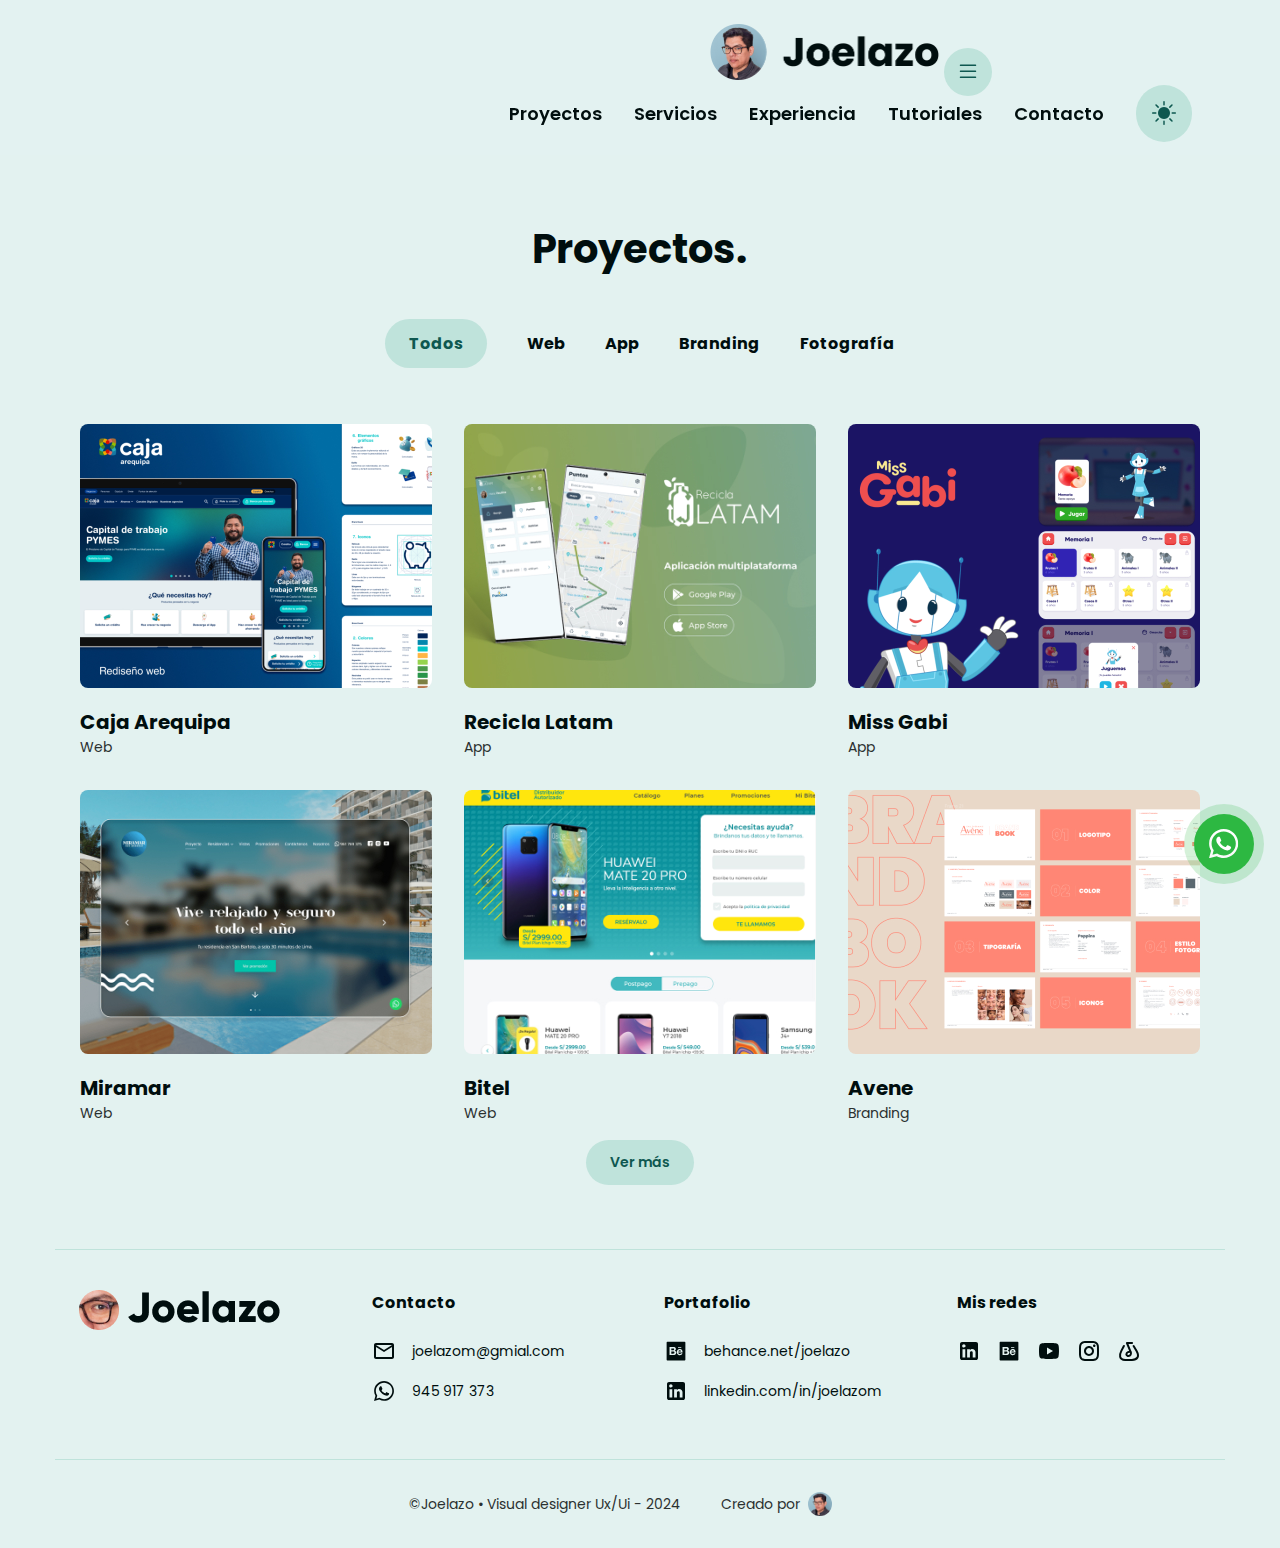
<file: index.html>
<!DOCTYPE html>
<html lang="en">

<head>
    <meta charset="utf-8">
    <meta name="viewport" content="width=device-width, initial-scale=1">
    <meta name="description"
        content="Especializado en el diseño de interfaz web/app y la experiencia de usuario en medios responsivos, touch o de escritorio con diferentes tipos de negocios, marcas o emprendimientos.">
    <meta name="keywords"
        content="diseño, diseño web, diseño de interfaz, Ui, Ux, Experiencia usuario, visual designer, diseñador web, webs profesionales, diseño responsive, diseño mobile, app, mobile, branding, foto de producto, landing, joelazo">
    <link href="https://cdn.jsdelivr.net/npm/bootstrap@5.2.3/dist/css/bootstrap.min.css" rel="stylesheet"
        integrity="sha384-rbsA2VBKQhggwzxH7pPCaAqO46MgnOM80zW1RWuH61DGLwZJEdK2Kadq2F9CUG65" crossorigin="anonymous">
    <link rel="icon" type="image/x-icon" href="./img/favicon.ico">
    <link rel="stylesheet" href="https://cdn.jsdelivr.net/npm/bootstrap-icons@1.11.3/font/bootstrap-icons.min.css">
    <link rel="stylesheet" href="./css/style.css">
    <!-- <link rel="stylesheet" href="./css/estilos.css"> -->
    <link rel="stylesheet" href="https://cdnjs.cloudflare.com/ajax/libs/animate.css/4.1.1/animate.min.css"/>
    <title>Joelazo - Visual Pro</title>
</head>

<body>
    <header>
        <!--HEADER BOOSTRAP-->
        <nav class="navbar navbar-expand-lg">
            <div class="contenedor-nav container-fluid">
                <a class="navbar-brand" href="index.html"><img src="./img/logo-joelazo.png" alt="Logo Joelazo"></a>
                <button class="navbar-toggler collapsed" type="button" data-bs-toggle="collapse"
                    data-bs-target="#navbarText" aria-controls="navbarText" aria-expanded="false"
                    aria-label="Toggle navigation">
                    <i class="bi bi-list"></i>
                </button>
                <div class="navbar-collapse collapse" id="navbarText">
                    <ul class="navbar-nav me-auto mb-2 mb-lg-0">
                        <li class="nav-item">
                            <a class="nav-link active" aria-current="page" href="./index.html">Proyectos</a>
                        </li>
                        <li class="nav-item">
                            <a class="nav-link active" href="./pages/servicios.html">Servicios</a>
                        </li>
                        <li class="nav-item">
                            <a class="nav-link " href="./pages/experiencia.html">Experiencia</a>
                        </li>
                        <li class="nav-item">
                            <a class="nav-link" href="./pages/tutoriales.html">Tutoriales</a>
                        </li>
                        <li class="nav-item">
                            <a class="nav-link" href="./pages/contacto.html">Contacto</a>
                        </li>
                        <li><i class="bi bi-brightness-high-fill"></i></li>
                    </ul>
                </div>
            </div>
        </nav>
    </header>
    <main>
        <!--PROYECTOS-->
        <section class="margin-top">
            <h1 class="margin-40 animate__animated animate__fadeInUp">Proyectos.</h1>
        </section>
        <!--TABD-->
        <section class="tab-contenedor animate__animated animate__fadeInUp">
            <ul class="margin-40">
                <li class="tab">Todos</li>
                <li>Web</li>
                <li>App</li>
                <li>Branding</li>
                <li>Fotografía</li>
            </ul>
        </section>
        <!--PORTAFOLIO - CARD -->
        <section class="animate__animated animate__fadeInUp">
            <div class="card-contenedor">
                <div class="card">
                    <img src="./img/porta-caja-arequipa.jpg" alt="Caja arequipa">
                    <h3>Caja Arequipa</h3>
                    <p>Web</p>
                </div>
                <div class="card">
                    <img src="./img/porta-recicla-latam.jpg" alt="App recicla">
                    <h3>Recicla Latam</h3>
                    <p>App</p>
                </div>
                <div class="card">
                    <img src="./img/porta-miss-gabi.jpg" alt="App Miss Gabi">
                    <h3>Miss Gabi</h3>
                    <p>App</p>
                </div>
                <div class="card">
                    <img src="./img/porta-miramar.jpg" alt="Web Miramar">
                    <h3>Miramar</h3>
                    <p>Web</p>
                </div>
                <div class="card">
                    <img src="./img/porta-bitel.jpg" alt="Web Bitel">
                    <h3>Bitel</h3>
                    <p>Web</p>
                </div>
                <div class="card">
                    <img src="./img/porta-avene.jpg" alt="Branbook Avene">
                    <h3>Avene</h3>
                    <p>Branding</p>
                </div>
                <a class="boton" href=#>Ver más</a>

            </div>
        </section>
    </main>
    <!--Boton WhatsApp-->
    <div class="div_btn_pal">
        <div class="palpitar"></div>
        <a class="btn_wht_escr"
            href="https://api.whatsapp.com/send?phone=51945917373&text=Hola,%20necesito%20informaci%C3%B3n "
            target="_blank">
            <img src="./img/icon-ws.svg" alt="">
            </a>
    </div>
    <!--FOOTER-->
    <hr>

    <footer>
        <section class="grid-footer">
            <div class="columna">
                <img class="logo-footer" src="./img/footer-joelazo.png" alt="logo Joelazo">
            </div>
            <div class="columna">
                <h4>Contacto</h4>
                <ul>
                    <li>
                        <a href="mailto:joelazom@gmial.com">
                            <img src="./img/ic_outline-email.svg">
                            joelazom@gmial.com
                        </a>
                    </li>
                    <li>
                        <a href="mailto:joellazo@gmial.com">
                            <img src="./img/mdi_whatsapp.svg">
                            945 917 373
                        </a>
                    </li>
                </ul>
            </div>
            <div class="columna">
                <h4>Portafolio</h4>
                <ul>
                    <li>
                        <a href="https://www.behance.net/joelazo" target="_blank">
                            <img src="./img/ant-design_behance-square-outlined.svg">
                            behance.net/joelazo
                        </a>
                    </li>
                    <li>
                        <a href="https://www.linkedin.com/in/joelazom/" target="_blank">
                            <img src="./img/mdi_linkedin.svg">
                            linkedin.com/in/joelazom
                        </a>
                    </li>
                </ul>
            </div>
            <div class="columna">
                <h4>Mis redes</h4>
                <div>
                    <a href="https://www.linkedin.com/in/joelazom/" target="_blank">
                        <img src="./img/mdi_linkedin.svg" alt="linkedin">
                    </a>
                    <a href="https://www.behance.net/joelazo" target="_blank">
                        <img src="./img/ant-design_behance-square-outlined.svg" alt="behance">
                    </a>
                    <a href="https://www.youtube.com/user/joelazom" target="_blank">
                        <img src="./img/ri_youtube-fill.svg" alt="youtube">
                    </a>
                    <a href="https://www.instagram.com/joelazom/" target="_blank">
                        <img src="./img/ri_instagram-line.svg" alt="instagram">
                    </a>
                    <a href="https://www.bandlab.com/joelazo" target="_blank">
                        <img src="./img/tabler_brand-bandlab.svg" alt="bandlab">
                    </a>
                </div>
            </div>
        </section>
        <section class="creador">
            <hr />
            <div>
                <p>©Joelazo • Visual designer Ux/Ui - 2024</p>
                <div>
                    <p>Creado por</p>
                    <img src="./img/perfil-joelazo.png" alt="">
                </div>
            </div>

        </section>
    </footer>
    <!--SCRIP BOOSTRAP-->
    <script src="https://cdn.jsdelivr.net/npm/bootstrap@5.2.3/dist/js/bootstrap.bundle.min.js"
        integrity="sha384-kenU1KFdBIe4zVF0s0G1M5b4hcpxyD9F7jL+jjXkk+Q2h455rYXK/7HAuoJl+0I4"
        crossorigin="anonymous"></script>


</body>

</html>
</file>
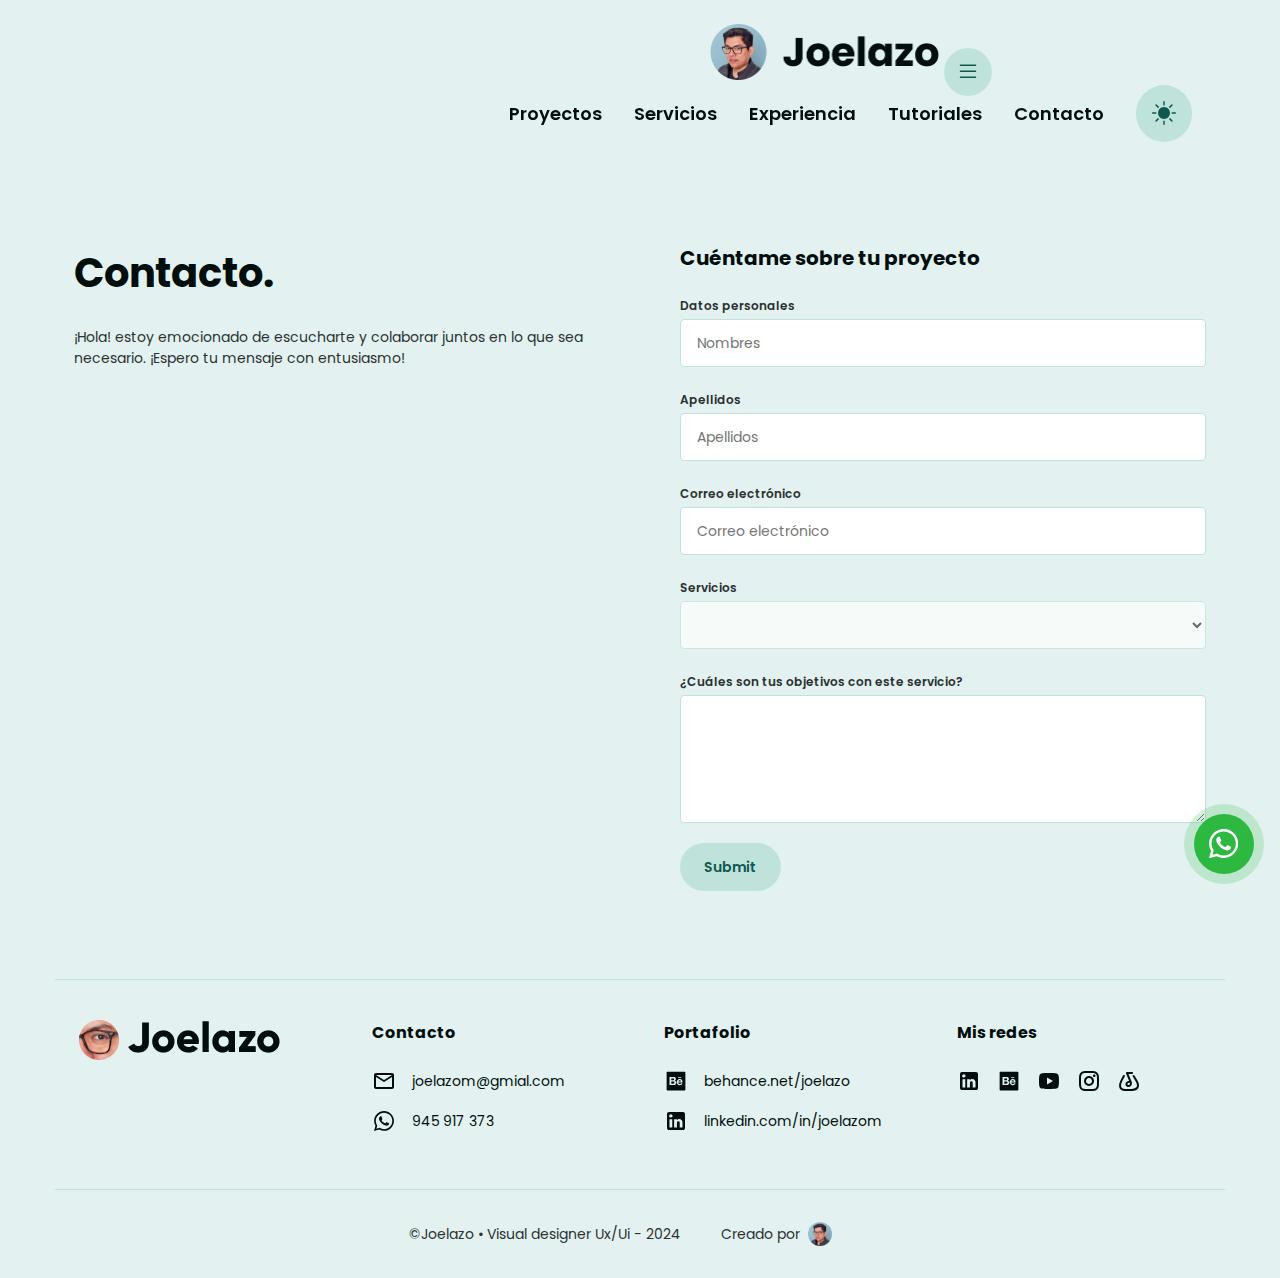
<file: pages/contacto.html>
<!DOCTYPE html>
<html lang="en">

<head>
    <meta charset="UTF-8">
    <meta name="viewport" content="width=device-width, initial-scale=1.0">
    <link rel="stylesheet" href="../css/style.css">
    <link rel="icon" type="image/x-icon" href="../img/favicon.ico">
    <link href="https://cdn.jsdelivr.net/npm/bootstrap@5.2.3/dist/css/bootstrap.min.css" rel="stylesheet"
        integrity="sha384-rbsA2VBKQhggwzxH7pPCaAqO46MgnOM80zW1RWuH61DGLwZJEdK2Kadq2F9CUG65" crossorigin="anonymous">
    <link rel="stylesheet" href="https://cdn.jsdelivr.net/npm/bootstrap-icons@1.11.3/font/bootstrap-icons.min.css">
    <link rel="stylesheet" href="https://cdnjs.cloudflare.com/ajax/libs/animate.css/4.1.1/animate.min.css"/>
    <title>Joelazo - Contacto</title>
</head>

<body>
    <header>
        <!--HEADER-->
        <nav class="navbar navbar-expand-lg">
            <div class="contenedor-nav container-fluid">
                <a class="navbar-brand" href="../index.html"><img src="../img/logo-joelazo.png" alt="Logo Joelazo"></a>
                <button class="navbar-toggler collapsed" type="button" data-bs-toggle="collapse"
                    data-bs-target="#navbarText" aria-controls="navbarText" aria-expanded="false"
                    aria-label="Toggle navigation">
                    <i class="bi bi-list"></i>
                </button>
                <div class="navbar-collapse collapse" id="navbarText">
                    <ul class="navbar-nav me-auto mb-2 mb-lg-0">
                        <li class="nav-item">
                            <a class="nav-link active" aria-current="page" href="../index.html">Proyectos</a>
                        </li>
                        <li class="nav-item">
                            <a class="nav-link" href="./servicios.html">Servicios</a>
                        </li>
                        <li class="nav-item">
                            <a class="nav-link" href="./experiencia.html">Experiencia</a>
                        </li>
                        <li class="nav-item">
                            <a class="nav-link" href="./tutoriales.html">Tutoriales</a>
                        </li>
                        <li class="nav-item">
                            <a class="nav-link" href="./contacto.html">Contacto</a>
                        </li>
                        <li><i class="bi bi-brightness-high-fill"></i></li>
                    </ul>
                </div>
            </div>
        </nav>
    </header>
    <main>
        <!--CONTACTO-->
        <section class="contacto animate__animated animate__fadeInUp">
            <div>
                <h1>Contacto.</h1>
                <p>¡Hola! estoy emocionado de escucharte y colaborar juntos en lo que sea necesario. ¡Espero tu mensaje
                    con entusiasmo!</p>
            </div>
            <div class="formulario">
                <h3>Cuéntame sobre tu proyecto</h3>
                <form>
                    <div>
                        <label for="">Datos personales</label>
                        <input type="text" name="" id="Nombre" placeholder="Nombres">
                    </div>
                    <div>
                        <label for="">Apellidos</label>
                        <input type="" id="Apellidos" placeholder="Apellidos">
                    </div>
                    <div>
                        <label for="email">Correo electrónico</label>
                        <input type="email" id="email" placeholder="Correo electrónico">
                    </div>
                    <div>
                        <label for="email">Servicios</label>
                        <select name="servicio" id="" disabled="disabled" placeholder="Seleccione">Estoy interesado en...</select>
                    </div>
                    <div>
                        <label for="email">¿Cuáles son tus objetivos con este servicio?</label>
                        <textarea name="descripcion" id="descripcion" cols="30" rows="6"></textarea>
                    </div>
                    <input class="boton" type="submit" name="Enviar" id="Enviar">
                </form>
            </div>
        </section>

    </main>
    <!--Boton WhatsApp-->
    <div class="div_btn_pal">
        <div class="palpitar"></div>
        <a class="btn_wht_escr"
            href="https://api.whatsapp.com/send?phone=51945917373&text=Hola,%20necesito%20informaci%C3%B3n "
            target="_blank">
            <img src="../img/icon-ws.svg" alt="">
            </a>
    </div>
    <!--FOOTER-->
    <hr>
    <footer>
        <section class="grid-footer">
            <div class="columna">
                <img class="logo-footer" src="../img/footer-joelazo.png" alt="logo Joelazo">
            </div>
            <div class="columna">
                <h4>Contacto</h4>
                <ul>
                    <li>
                        <a href="mailto:joelazom@gmial.com">
                            <img src="../img/ic_outline-email.svg">
                            joelazom@gmial.com
                        </a>
                    </li>
                    <li>
                        <a href="mailto:joellazo@gmial.com">
                            <img src="../img/mdi_whatsapp.svg">
                            945 917 373
                        </a>
                    </li>
                </ul>
            </div>
            <div class="columna">
                <h4>Portafolio</h4>
                <ul>
                    <li>
                        <a href="https://www.behance.net/joelazo" target="_blank">
                            <img src="../img/ant-design_behance-square-outlined.svg">
                            behance.net/joelazo
                        </a>
                    </li>
                    <li>
                        <a href="https://www.linkedin.com/in/joelazom/" target="_blank">
                            <img src="../img/mdi_linkedin.svg">
                            linkedin.com/in/joelazom
                        </a>
                    </li>
                </ul>
            </div>
            <div class="columna">
                <h4>Mis redes</h4>
                <div>
                    <a href="https://www.linkedin.com/in/joelazom/" target="_blank">
                        <img src="../img/mdi_linkedin.svg" alt="linkedin">
                    </a>
                    <a href="https://www.behance.net/joelazo" target="_blank">
                        <img src="../img/ant-design_behance-square-outlined.svg" alt="behance">
                    </a>
                    <a href="https://www.youtube.com/user/joelazom" target="_blank">
                        <img src="../img/ri_youtube-fill.svg" alt="youtube">
                    </a>
                    <a href="https://www.instagram.com/joelazom/" target="_blank">
                        <img src="../img/ri_instagram-line.svg" alt="instagram">
                    </a>
                    <a href="https://www.bandlab.com/joelazo" target="_blank">
                        <img src="../img/tabler_brand-bandlab.svg" alt="bandlab">
                    </a>
                </div>
            </div>
        </section>
        <section class="creador">
            <hr />
            <div>
                <p>©Joelazo • Visual designer Ux/Ui - 2024</p>
                <div>
                    <p>Creado por</p>
                    <img src="../img/perfil-joelazo.png" alt="">
                </div>
            </div>
        </section>
    </footer>
    <!--SCRIP BOOSTRAP-->
    <script src="https://cdn.jsdelivr.net/npm/bootstrap@5.2.3/dist/js/bootstrap.bundle.min.js"
        integrity="sha384-kenU1KFdBIe4zVF0s0G1M5b4hcpxyD9F7jL+jjXkk+Q2h455rYXK/7HAuoJl+0I4"
        crossorigin="anonymous"></script>

</body>


</html>
</file>
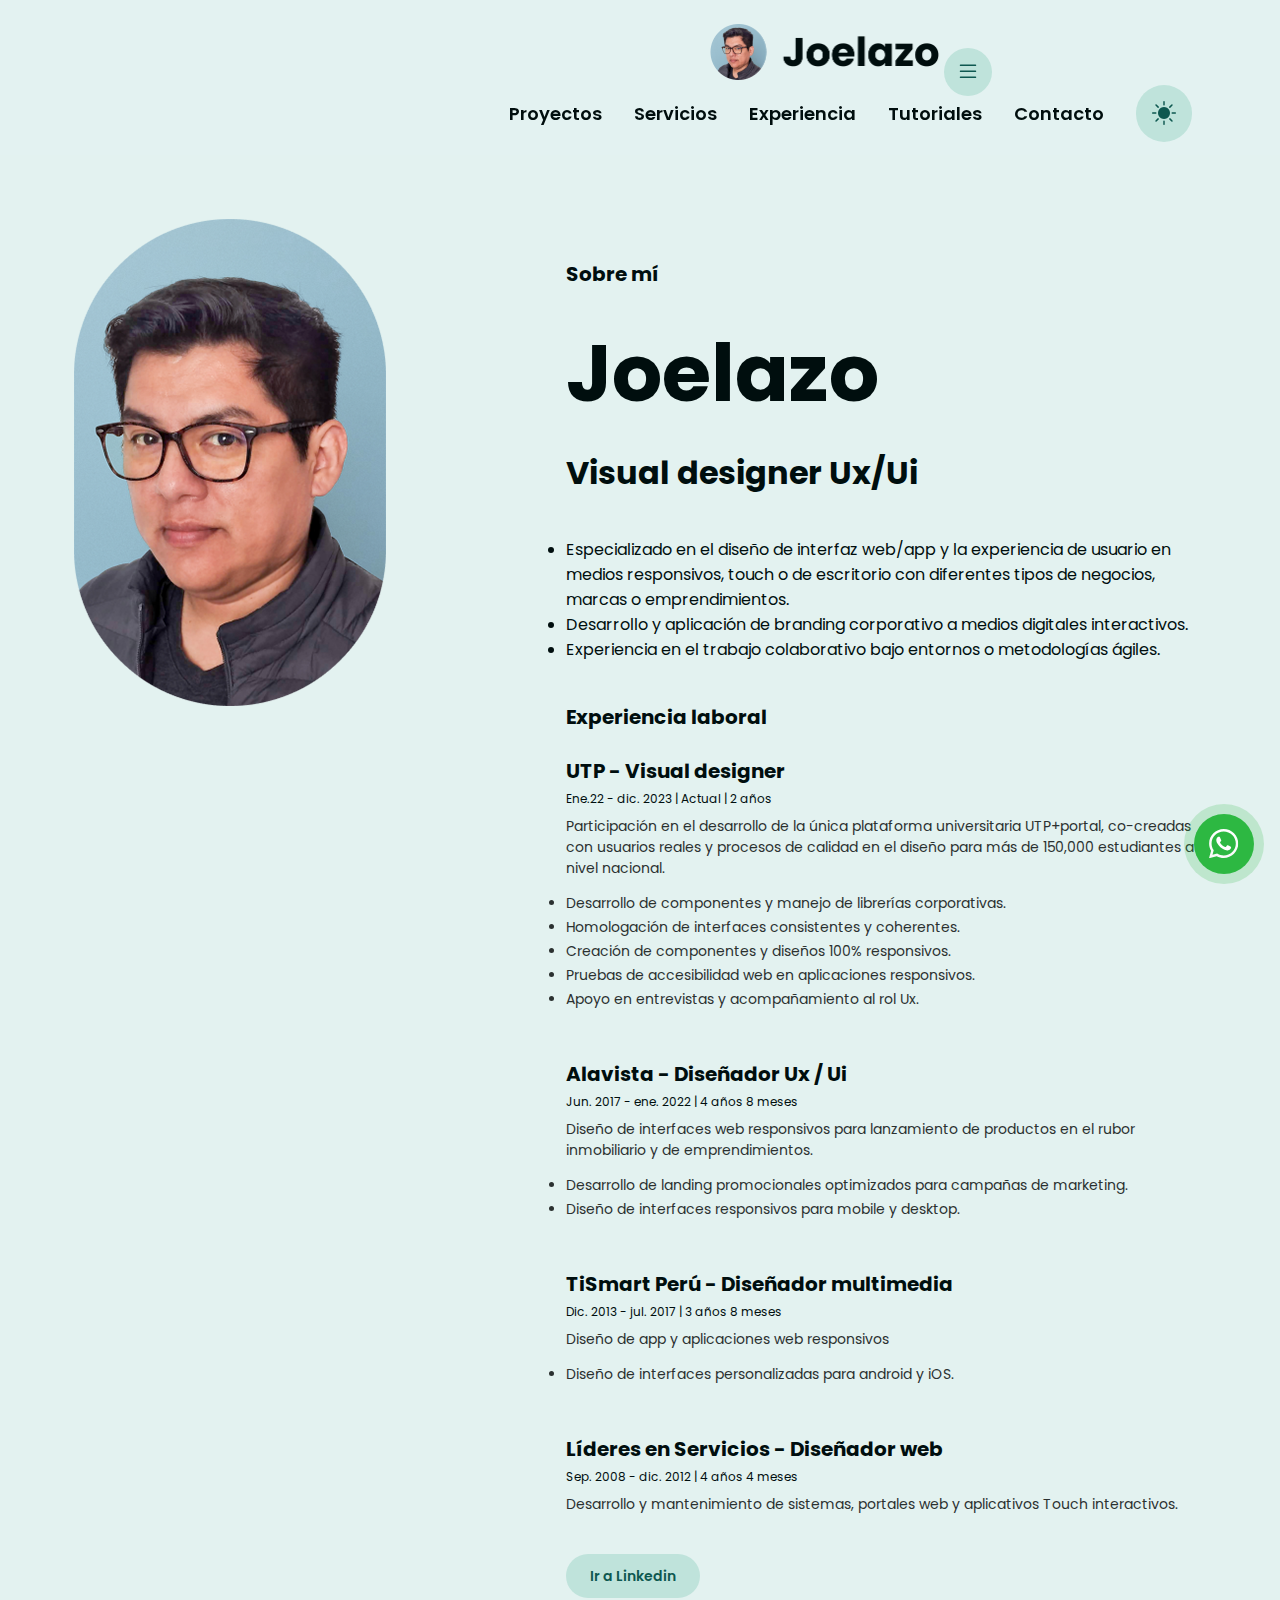
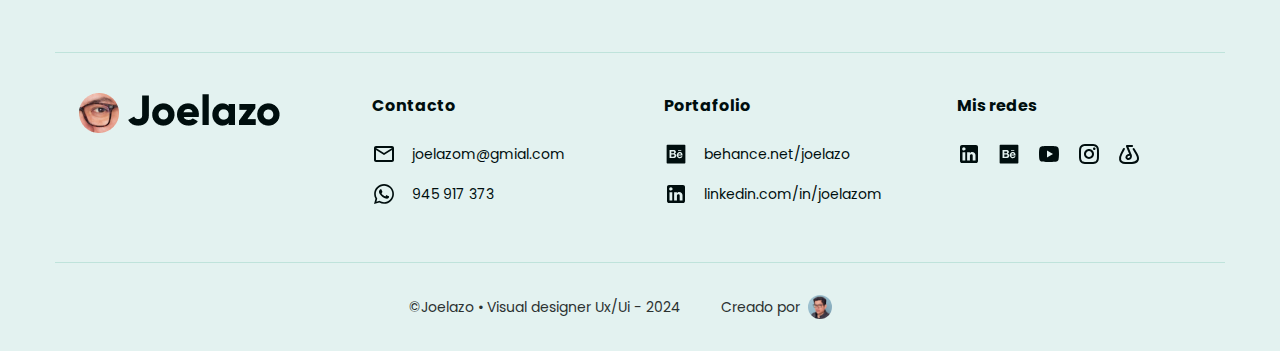
<file: pages/experiencia.html>
<!DOCTYPE html>
<html lang="en">

<head>
    <meta charset="UTF-8">
    <meta name="viewport" content="width=device-width, initial-scale=1.0">
    <link rel="stylesheet" href="../css/style.css">
    <link rel="icon" type="image/x-icon" href="../img/favicon.ico">
    <link href="https://cdn.jsdelivr.net/npm/bootstrap@5.2.3/dist/css/bootstrap.min.css" rel="stylesheet"
        integrity="sha384-rbsA2VBKQhggwzxH7pPCaAqO46MgnOM80zW1RWuH61DGLwZJEdK2Kadq2F9CUG65" crossorigin="anonymous">
    <link rel="stylesheet" href="https://cdn.jsdelivr.net/npm/bootstrap-icons@1.11.3/font/bootstrap-icons.min.css">
    <link rel="stylesheet" href="https://cdnjs.cloudflare.com/ajax/libs/animate.css/4.1.1/animate.min.css"/>
    <title>Joelazo - Experiencia</title>
</head>

<body>
    <header>
        <!--HEADER-->
        <nav class="navbar navbar-expand-lg">
            <div class="contenedor-nav container-fluid">
                <a class="navbar-brand" href="../index.html"><img src="../img/logo-joelazo.png" alt="Logo Joelazo"></a>
                <button class="navbar-toggler collapsed" type="button" data-bs-toggle="collapse"
                    data-bs-target="#navbarText" aria-controls="navbarText" aria-expanded="false"
                    aria-label="Toggle navigation">
                    <i class="bi bi-list"></i>
                </button>
                <div class="navbar-collapse collapse" id="navbarText">
                    <ul class="navbar-nav me-auto mb-2 mb-lg-0">
                        <li class="nav-item">
                            <a class="nav-link active" aria-current="page" href="../index.html">Proyectos</a>
                        </li>
                        <li class="nav-item">
                            <a class="nav-link" href="./servicios.html">Servicios</a>
                        </li>
                        <li class="nav-item">
                            <a class="nav-link" href="./experiencia.html">Experiencia</a>
                        </li>
                        <li class="nav-item">
                            <a class="nav-link" href="./tutoriales.html">Tutoriales</a>
                        </li>
                        <li class="nav-item">
                            <a class="nav-link" href="./contacto.html">Contacto</a>
                        </li>
                        <li><i class="bi bi-brightness-high-fill"></i></li>
                    </ul>
                </div>
            </div>
        </nav>
    </header>
    <main>
        <!--EXPERIENCIA -->
        <section class="contenedor_experiencia">
            <div>
                <img class="animate__animated animate__fadeInLeft" src="../img/perfil-joelazo-L.png" alt="foto de perfil joelazo">
            </div>
            <div class="animate__animated animate__fadeInRight">
                <h3>Sobre mí</h3>
                <h1 class="joel">Joelazo</h1>
                <h2>Visual designer Ux/Ui</h2>
                <ul>
                    <li>
                        Especializado en el diseño de interfaz web/app y la experiencia de usuario en medios
                        responsivos,
                        touch o de escritorio con diferentes tipos de negocios, marcas o emprendimientos.
                    </li>
                    <li>
                        Desarrollo y aplicación de branding corporativo a medios digitales interactivos.
                    </li>
                    <li>
                        Experiencia en el trabajo colaborativo bajo entornos o metodologías ágiles.
                    </li>
                </ul>
                <h3>Experiencia laboral</h3>
                <div class="trabajo">
                    <h3>UTP - Visual designer</h3>
                    <h6>Ene.22 - dic. 2023 | Actual | 2 años</h6>
                    <p>
                        Participación en el desarrollo de la única plataforma universitaria UTP+portal, co-creadas con
                        usuarios reales y procesos de calidad en el diseño para más de 150,000 estudiantes a nivel
                        nacional.
                    </p>
                    <ul>
                        <li>
                            Desarrollo de componentes y manejo de librerías corporativas.
                        </li>
                        <li>
                            Homologación de interfaces consistentes y coherentes.
                        </li>
                        <li>
                            Creación de componentes y diseños 100% responsivos.
                        </li>
                        <li>
                            Pruebas de accesibilidad web en aplicaciones responsivos.
                        </li>
                        <li>
                            Apoyo en entrevistas y acompañamiento al rol Ux.
                        </li>
                    </ul>
                </div>
                <div class="trabajo">
                    <h3>Alavista - Diseñador Ux / Ui</h3>
                    <h6>Jun. 2017 - ene. 2022 | 4 años 8 meses</h6>
                    <p>
                        Diseño de interfaces web responsivos para lanzamiento de productos en el rubor inmobiliario y de
                        emprendimientos.
                    </p>
                    <ul>
                        <li>
                            Desarrollo de landing promocionales optimizados para campañas de marketing.
                        </li>
                        <li>
                            Diseño de interfaces responsivos para mobile y desktop.
                        </li>
                    </ul>
                </div>
                <div class="trabajo">
                    <h3>TiSmart Perú - Diseñador multimedia</h3>
                    <h6>Dic. 2013 - jul. 2017 | 3 años 8 meses</h6>
                    <p>
                        Diseño de app y aplicaciones web responsivos
                    </p>
                    <ul>
                        <li>
                            Diseño de interfaces personalizadas para android y iOS.
                        </li>
                    </ul>
                </div>
                <div class="trabajo">
                    <h3>Líderes en Servicios - Diseñador web</h3>
                    <h6>Sep. 2008 - dic. 2012 | 4 años 4 meses</h6>
                    <p>
                        Desarrollo y mantenimiento de sistemas, portales web y aplicativos Touch interactivos.
                    </p>
                </div>
                <a class="boton" href="https://www.linkedin.com/in/joelazom/" target="_blank">Ir a Linkedin</a>
            </div>
        </section>
    </main>
    <!--Boton WhatsApp-->
    <div class="div_btn_pal">
        <div class="palpitar"></div>
        <a class="btn_wht_escr"
            href="https://api.whatsapp.com/send?phone=51945917373&text=Hola,%20necesito%20informaci%C3%B3n "
            target="_blank">
            <img src="../img/icon-ws.svg" alt="">
            </a>
    </div>
    <!--FOOTER-->
    <hr>
    <footer>
        <section class="grid-footer">
            <div class="columna">
                <img class="logo-footer" src="../img/footer-joelazo.png" alt="logo Joelazo">
            </div>
            <div class="columna">
                <h4>Contacto</h4>
                <ul>
                    <li>
                        <a href="mailto:joelazom@gmial.com">
                            <img src="../img/ic_outline-email.svg">
                            joelazom@gmial.com
                        </a>
                    </li>
                    <li>
                        <a href="mailto:joellazo@gmial.com">
                            <img src="../img/mdi_whatsapp.svg">
                            945 917 373
                        </a>
                    </li>
                </ul>
            </div>
            <div class="columna">
                <h4>Portafolio</h4>
                <ul>
                    <li>
                        <a href="https://www.behance.net/joelazo" target="_blank">
                            <img src="../img/ant-design_behance-square-outlined.svg">
                            behance.net/joelazo
                        </a>
                    </li>
                    <li>
                        <a href="https://www.linkedin.com/in/joelazom/" target="_blank">
                            <img src="../img/mdi_linkedin.svg">
                            linkedin.com/in/joelazom
                        </a>
                    </li>
                </ul>
            </div>
            <div class="columna">
                <h4>Mis redes</h4>
                <div>
                    <a href="https://www.linkedin.com/in/joelazom/" target="_blank">
                        <img src="../img/mdi_linkedin.svg" alt="linkedin">
                    </a>
                    <a href="https://www.behance.net/joelazo" target="_blank">
                        <img src="../img/ant-design_behance-square-outlined.svg" alt="behance">
                    </a>
                    <a href="https://www.youtube.com/user/joelazom" target="_blank">
                        <img src="../img/ri_youtube-fill.svg" alt="youtube">
                    </a>
                    <a href="https://www.instagram.com/joelazom/" target="_blank">
                        <img src="../img/ri_instagram-line.svg" alt="instagram">
                    </a>
                    <a href="https://www.bandlab.com/joelazo" target="_blank">
                        <img src="../img/tabler_brand-bandlab.svg" alt="bandlab">
                    </a>
                </div>
            </div>
        </section>
        <section class="creador">
            <hr />
            <div>
                <p>©Joelazo • Visual designer Ux/Ui - 2024</p>
                <div>
                    <p>Creado por</p>
                    <img src="../img/perfil-joelazo.png" alt="">
                </div>
            </div>
        </section>
    </footer>
    <!--SCRIP BOOSTRAP-->
    <script src="https://cdn.jsdelivr.net/npm/bootstrap@5.2.3/dist/js/bootstrap.bundle.min.js"
        integrity="sha384-kenU1KFdBIe4zVF0s0G1M5b4hcpxyD9F7jL+jjXkk+Q2h455rYXK/7HAuoJl+0I4"
        crossorigin="anonymous"></script>


</body>

</html>
</file>
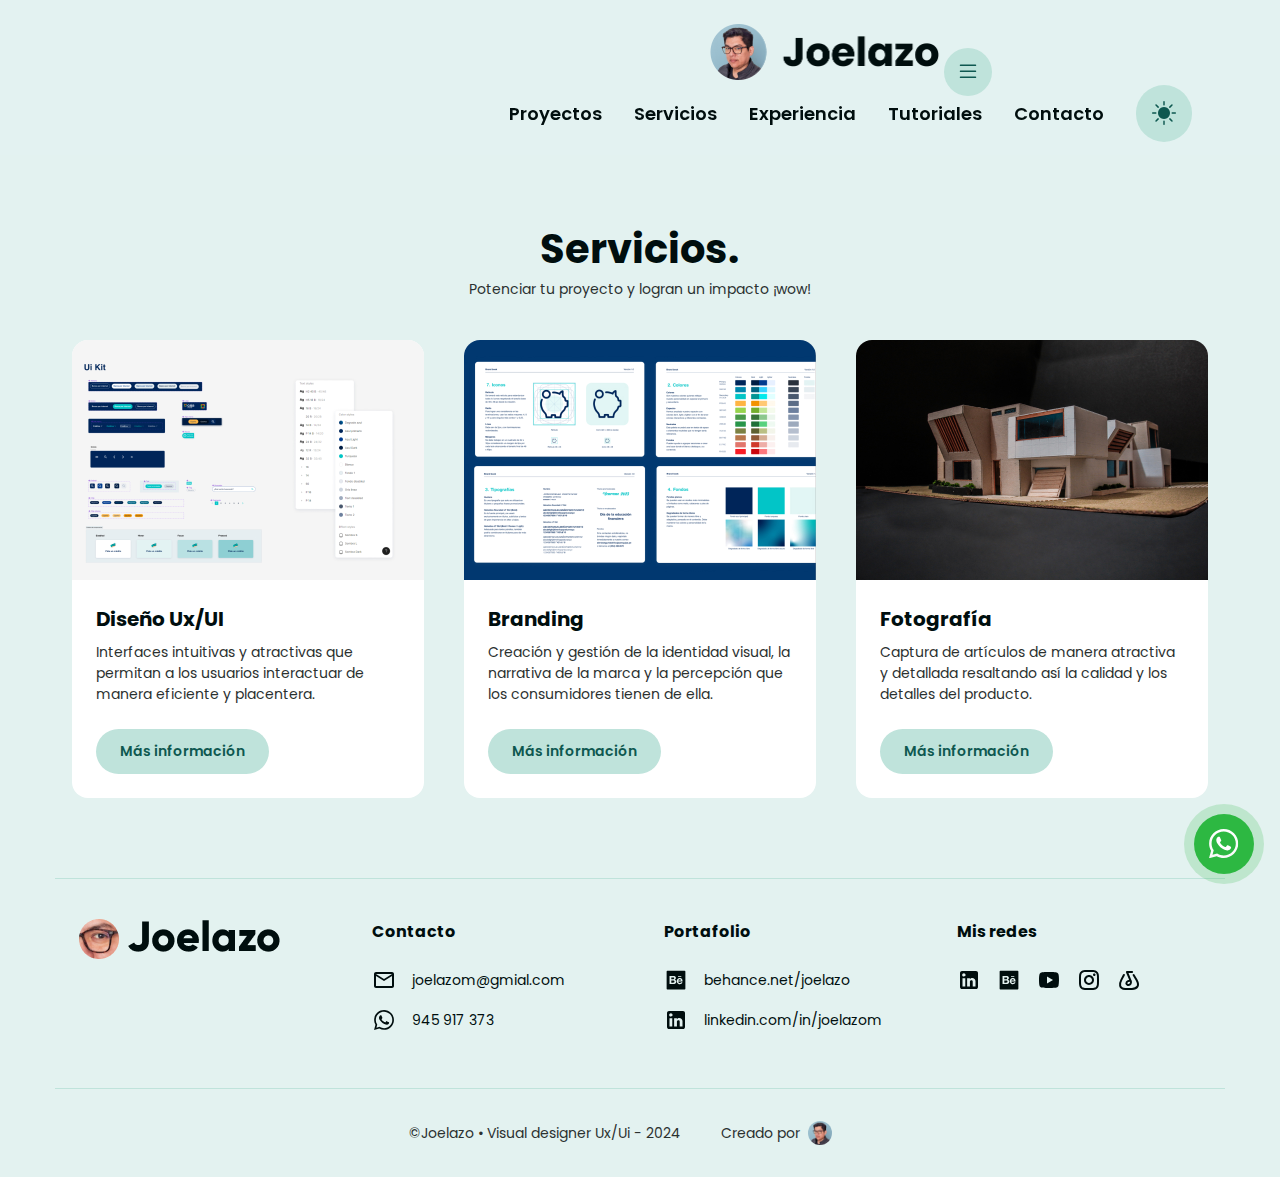
<file: pages/servicios.html>
<!DOCTYPE html>
<html lang="en">

<head>
    <meta charset="UTF-8">
    <meta name="viewport" content="width=device-width, initial-scale=1.0">
    <link rel="stylesheet" href="../css/style.css">
    <link rel="icon" type="image/x-icon" href="../img/favicon.ico">
    <link href="https://cdn.jsdelivr.net/npm/bootstrap@5.2.3/dist/css/bootstrap.min.css" rel="stylesheet"
        integrity="sha384-rbsA2VBKQhggwzxH7pPCaAqO46MgnOM80zW1RWuH61DGLwZJEdK2Kadq2F9CUG65" crossorigin="anonymous">
    <link rel="stylesheet" href="https://cdn.jsdelivr.net/npm/bootstrap-icons@1.11.3/font/bootstrap-icons.min.css">
    <link rel="stylesheet" href="https://cdnjs.cloudflare.com/ajax/libs/animate.css/4.1.1/animate.min.css"/>
    <title>Joelazo - Servicios</title>
</head>

<body>
    <header>
        <!--HEADER-->
        <nav class="navbar navbar-expand-lg">
            <div class="contenedor-nav container-fluid">
                <a class="navbar-brand" href="../index.html"><img src="../img/logo-joelazo.png" alt="Logo Joelazo"></a>
                <button class="navbar-toggler collapsed" type="button" data-bs-toggle="collapse"
                    data-bs-target="#navbarText" aria-controls="navbarText" aria-expanded="false"
                    aria-label="Toggle navigation">
                    <i class="bi bi-list"></i>
                </button>
                <div class="navbar-collapse collapse" id="navbarText">
                    <ul class="navbar-nav me-auto mb-2 mb-lg-0">
                        <li class="nav-item">
                            <a class="nav-link active" aria-current="page" href="../index.html">Proyectos</a>
                        </li>
                        <li class="nav-item">
                            <a class="nav-link" href="./servicios.html">Servicios</a>
                        </li>
                        <li class="nav-item">
                            <a class="nav-link" href="./experiencia.html">Experiencia</a>
                        </li>
                        <li class="nav-item">
                            <a class="nav-link" href="./tutoriales.html">Tutoriales</a>
                        </li>
                        <li class="nav-item">
                            <a class="nav-link" href="./contacto.html">Contacto</a>
                        </li>
                        <li><i class="bi bi-brightness-high-fill"></i></li>
                    </ul>
                </div>
            </div>
        </nav>
    </header>
    <main>
        <!--SERVICIOS-->
        <section class="margin-top margin-40 animate__animated animate__fadeInUp">
            <h1>Servicios.</h1>
            <p>Potenciar tu proyecto y logran un impacto ¡wow!</p>
        </section>

        <!--CARD SERVICIOS-->
        <section class="section_servicios animate__animated animate__fadeInUp">
            <div class="card_servicios">
                <img src="../img/img_diseno.jpg" alt="">
                <div>
                    <h3>Diseño Ux/UI</h3>
                    <p>Interfaces intuitivas y atractivas que permitan a los usuarios interactuar de manera eficiente y
                        placentera.</p>
                </div>
                <a class="boton" href="contacto.html">Más información</a>
            </div>
            <div class="card_servicios">
                <img src="../img/img_branding.jpg" alt="">
                <div>
                    <h3>Branding</h3>
                    <p>Creación y gestión de la identidad visual, la narrativa de la marca y la percepción que los
                        consumidores tienen de ella.</p>
                </div>
                <a class="boton" href="contacto.html">Más información</a>
            </div>
            <div class="card_servicios">
                <img src="../img/img_fotografia.jpg" alt="">
                <div>
                    <h3>Fotografía</h3>
                    <p>Captura de artículos de manera atractiva y detallada resaltando así la calidad y los detalles del
                        producto.</p>
                </div>
                <a class="boton" href="contacto.html">Más información</a>
            </div>


        </section>
    </main>
    <!--Boton WhatsApp-->
    <div class="div_btn_pal">
        <div class="palpitar"></div>
        <a class="btn_wht_escr"
            href="https://api.whatsapp.com/send?phone=51945917373&text=Hola,%20necesito%20informaci%C3%B3n "
            target="_blank">
            <img src="../img/icon-ws.svg" alt="">
            </a>
    </div>
    <!--FOOTER-->
    <hr>
    <footer>
        <section class="grid-footer">
            <div class="columna">
                <img class="logo-footer" src="../img/footer-joelazo.png" alt="logo Joelazo">
            </div>
            <div class="columna">
                <h4>Contacto</h4>
                <ul>
                    <li>
                        <a href="mailto:joelazom@gmial.com">
                            <img src="../img/ic_outline-email.svg">
                            joelazom@gmial.com
                        </a>
                    </li>
                    <li>
                        <a href="mailto:joellazo@gmial.com">
                            <img src="../img/mdi_whatsapp.svg">
                            945 917 373
                        </a>
                    </li>
                </ul>
            </div>
            <div class="columna">
                <h4>Portafolio</h4>
                <ul>
                    <li>
                        <a href="https://www.behance.net/joelazo" target="_blank">
                            <img src="../img/ant-design_behance-square-outlined.svg">
                            behance.net/joelazo
                        </a>
                    </li>
                    <li>
                        <a href="https://www.linkedin.com/in/joelazom/" target="_blank">
                            <img src="../img/mdi_linkedin.svg">
                            linkedin.com/in/joelazom
                        </a>
                    </li>
                </ul>
            </div>
            <div class="columna">
                <h4>Mis redes</h4>
                <div>
                    <a href="https://www.linkedin.com/in/joelazom/" target="_blank">
                        <img src="../img/mdi_linkedin.svg" alt="linkedin">
                    </a>
                    <a href="https://www.behance.net/joelazo" target="_blank">
                        <img src="../img/ant-design_behance-square-outlined.svg" alt="behance">
                    </a>
                    <a href="https://www.youtube.com/user/joelazom" target="_blank">
                        <img src="../img/ri_youtube-fill.svg" alt="youtube">
                    </a>
                    <a href="https://www.instagram.com/joelazom/" target="_blank">
                        <img src="../img/ri_instagram-line.svg" alt="instagram">
                    </a>
                    <a href="https://www.bandlab.com/joelazo" target="_blank">
                        <img src="../img/tabler_brand-bandlab.svg" alt="bandlab">
                    </a>
                </div>
            </div>
        </section>
        <section class="creador">
            <hr />
            <div>
                <p>©Joelazo • Visual designer Ux/Ui - 2024</p>
                <div>
                    <p>Creado por</p>
                    <img src="../img/perfil-joelazo.png" alt="">
                </div>
            </div>
        </section>
    </footer>
    <!--SCRIP BOOSTRAP-->
    <script src="https://cdn.jsdelivr.net/npm/bootstrap@5.2.3/dist/js/bootstrap.bundle.min.js"
        integrity="sha384-kenU1KFdBIe4zVF0s0G1M5b4hcpxyD9F7jL+jjXkk+Q2h455rYXK/7HAuoJl+0I4"
        crossorigin="anonymous"></script>

</body>

</html>
</file>
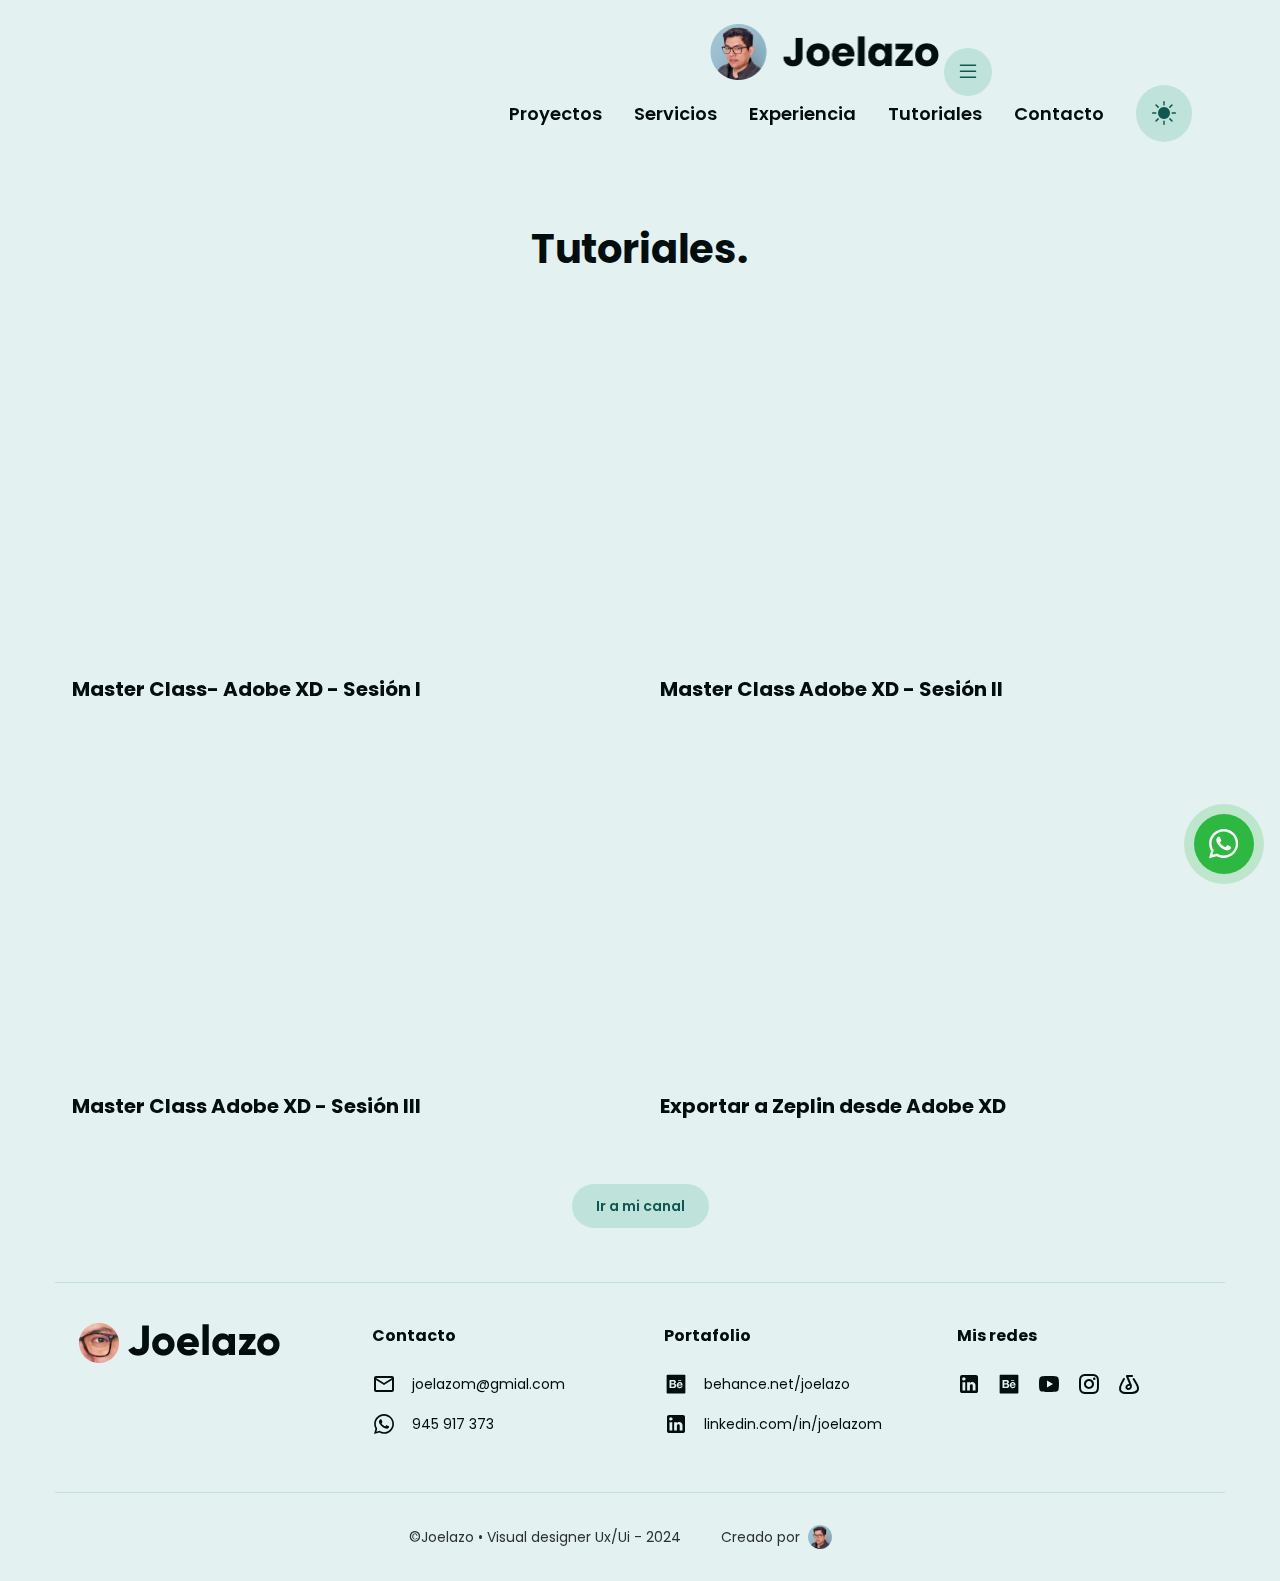
<file: pages/tutoriales.html>
<!DOCTYPE html>
<html lang="en">

<head>
    <meta charset="UTF-8">
    <meta name="viewport" content="width=device-width, initial-scale=1.0">
    <link rel="stylesheet" href="../css/style.css">
    <link rel="icon" type="image/x-icon" href="../img/favicon.ico">
    <link href="https://cdn.jsdelivr.net/npm/bootstrap@5.2.3/dist/css/bootstrap.min.css" rel="stylesheet"
        integrity="sha384-rbsA2VBKQhggwzxH7pPCaAqO46MgnOM80zW1RWuH61DGLwZJEdK2Kadq2F9CUG65" crossorigin="anonymous">
    <link rel="stylesheet" href="https://cdn.jsdelivr.net/npm/bootstrap-icons@1.11.3/font/bootstrap-icons.min.css">
    <link rel="stylesheet" href="https://cdnjs.cloudflare.com/ajax/libs/animate.css/4.1.1/animate.min.css"/>
    <title>Joelazo - Tutoriales</title>
</head>

<body>
    <header>
        <!--HEADER-->
        <nav class="navbar navbar-expand-lg">
            <div class="contenedor-nav container-fluid">
                <a class="navbar-brand" href="../index.html"><img src="../img/logo-joelazo.png" alt="Logo Joelazo"></a>
                <button class="navbar-toggler collapsed" type="button" data-bs-toggle="collapse" data-bs-target="#navbarText"
                    aria-controls="navbarText" aria-expanded="false" aria-label="Toggle navigation">
                    <i class="bi bi-list"></i>
                </button>
                <div class="navbar-collapse collapse" id="navbarText">
                    <ul class="navbar-nav me-auto mb-2 mb-lg-0">
                        <li class="nav-item">
                            <a class="nav-link active" aria-current="page" href="../index.html">Proyectos</a>
                        </li>
                        <li class="nav-item">
                            <a class="nav-link" href="./servicios.html">Servicios</a>
                        </li>
                        <li class="nav-item">
                            <a class="nav-link" href="./experiencia.html">Experiencia</a>
                        </li>
                        <li class="nav-item">
                            <a class="nav-link" href="./tutoriales.html">Tutoriales</a>
                        </li>
                        <li class="nav-item">
                            <a class="nav-link" href="./contacto.html">Contacto</a>
                        </li>
                        <li><i class="bi bi-brightness-high-fill"></i></li>
                    </ul>
                </div>
            </div>
        </nav>
    </header>
    <main>
        <!--SERVICIOS-->
        <section class="margin-top">
            <h1 class="margin-40 animate__animated animate__fadeInUp">Tutoriales.</h1>
        </section>
        <section class="tutos animate__animated animate__fadeInUp">
            <div>
                <iframe width="548" height="308" src="https://www.youtube.com/embed/oMHOBg-i654?si=bzHEYxIv1OH0PsNm"
                    title="YouTube video player" frameborder="0"
                    allow="accelerometer; autoplay; clipboard-write; encrypted-media; gyroscope; picture-in-picture; web-share"
                    allowfullscreen></iframe>
                    <h3>Master Class- Adobe XD - Sesión I</h3>
            </div>
            <div>
                <iframe width="548" height="308" src="https://www.youtube.com/embed/52G-6CkVsDw?si=EMUavb4Q206swz3a"
                    title="YouTube video player" frameborder="0"
                    allow="accelerometer; autoplay; clipboard-write; encrypted-media; gyroscope; picture-in-picture; web-share"
                    allowfullscreen></iframe>
                    <h3>Master Class Adobe XD - Sesión II</h3>
            </div>
            <div>
                <iframe width="548" height="308" src="https://www.youtube.com/embed/F0rYd5FAhic?si=vyW8_bzCOq5PGlDF"
                    title="YouTube video player" frameborder="0"
                    allow="accelerometer; autoplay; clipboard-write; encrypted-media; gyroscope; picture-in-picture; web-share"
                    allowfullscreen></iframe>
                    <h3>Master Class Adobe XD - Sesión III</h3>
            </div>
            <div>
                <iframe width="548" height="308" src="https://www.youtube.com/embed/S4qPs8b3zDM?si=tVSPCHmrINOdeff1"
                    title="YouTube video player" frameborder="0"
                    allow="accelerometer; autoplay; clipboard-write; encrypted-media; gyroscope; picture-in-picture; web-share"
                    allowfullscreen></iframe>
                    <h3>Exportar a Zeplin desde Adobe XD</h3>
            </div>
        </section>
        <section class="margin-64">
            <a class="boton" href="https://www.youtube.com/user/joelazom" target="_blank">Ir a mi canal</a>
        </section>

    </main>
    <!--Boton WhatsApp-->
    <div class="div_btn_pal">
        <div class="palpitar"></div>
        <a class="btn_wht_escr"
            href="https://api.whatsapp.com/send?phone=51945917373&text=Hola,%20necesito%20informaci%C3%B3n "
            target="_blank">
            <img src="../img/icon-ws.svg" alt="">
            </a>
    </div>
    <!--FOOTER-->
    <hr>
    <footer>
        <section class="grid-footer">
            <div class="columna">
                <img class="logo-footer" src="../img/footer-joelazo.png" alt="logo Joelazo">
            </div>
            <div class="columna">
                <h4>Contacto</h4>
                <ul>
                    <li>
                        <a href="mailto:joelazom@gmial.com">
                            <img src="../img/ic_outline-email.svg">
                            joelazom@gmial.com
                        </a>
                    </li>
                    <li>
                        <a href="mailto:joellazo@gmial.com">
                            <img src="../img/mdi_whatsapp.svg">
                            945 917 373
                        </a>
                    </li>
                </ul>
            </div>
            <div class="columna">
                <h4>Portafolio</h4>
                <ul>
                    <li>
                        <a href="https://www.behance.net/joelazo" target="_blank">
                            <img src="../img/ant-design_behance-square-outlined.svg">
                            behance.net/joelazo
                        </a>
                    </li>
                    <li>
                        <a href="https://www.linkedin.com/in/joelazom/" target="_blank">
                            <img src="../img/mdi_linkedin.svg">
                            linkedin.com/in/joelazom
                        </a>
                    </li>
                </ul>
            </div>
            <div class="columna">
                <h4>Mis redes</h4>
                <div>
                    <a href="https://www.linkedin.com/in/joelazom/" target="_blank">
                    <img src="../img/mdi_linkedin.svg" alt="linkedin">
                    </a>
                    <a href="https://www.behance.net/joelazo" target="_blank">
                        <img src="../img/ant-design_behance-square-outlined.svg" alt="behance">
                    </a>
                    <a href="https://www.youtube.com/user/joelazom" target="_blank">
                        <img src="../img/ri_youtube-fill.svg" alt="youtube">
                    </a>
                    <a href="https://www.instagram.com/joelazom/" target="_blank">
                        <img src="../img/ri_instagram-line.svg" alt="instagram">
                    </a>
                    <a href="https://www.bandlab.com/joelazo" target="_blank">
                        <img src="../img/tabler_brand-bandlab.svg" alt="bandlab">
                    </a>
                </div>
            </div>
        </section>
        <section class="creador">
            <hr />
            <div>
                <p>©Joelazo • Visual designer Ux/Ui - 2024</p>
                <div>
                    <p>Creado por</p>
                    <img src="../img/perfil-joelazo.png" alt="">
                </div>
            </div>
        </section>
    </footer>
    <!--SCRIP BOOSTRAP-->
    <script src="https://cdn.jsdelivr.net/npm/bootstrap@5.2.3/dist/js/bootstrap.bundle.min.js"
    integrity="sha384-kenU1KFdBIe4zVF0s0G1M5b4hcpxyD9F7jL+jjXkk+Q2h455rYXK/7HAuoJl+0I4"
    crossorigin="anonymous"></script>

</body>

</html>
</file>
<file: css/style.css>
@import url('https://fonts.googleapis.com/css2?family=Poppins:ital,wght@0,100;0,200;0,300;0,400;0,500;0,600;0,700;0,800;0,900;1,100;1,200;1,300;1,400;1,500;1,600;1,700;1,800;1,900&display=swap');


/*--reset--*/
* {
    margin: 0;
    padding: 0;
    box-sizing: border-box;
}

/*--GENERALES--*/
body {
    text-align: center !important;
    font-family: "Poppins" !important;
    background-color: #E3F2F0 !important; 
    color: #000E0E !important;
}

.poppins-regular {
    font-family: "Poppins", sans-serif;
    font-weight: 400;
    font-style: normal;
}

.poppins-semibold {
    font-family: "Poppins", sans-serif;
    font-weight: 600;
    font-style: normal;
}

.poppins-bold {
    font-family: "Poppins", sans-serif;
    font-weight: 700;
    font-style: normal;
}

h1 {
    color: #000E0E;
    font-size: 40px !important;
    font-weight: 700 !important;
    font-family: "Poppins" !important;
}

h2 {
    color: rgb(43, 43, 43);
    font-size: 32px !important;
    font-weight: 700 !important;
    font-family: "Poppins" !important;
}

h3 {
    font-size: 20px !important;
    font-family: "Poppins" !important ;
    font-weight: 700 !important;
}
h4 {
    font-size: 16px !important;
    font-family: "Poppins" !important ;
    font-weight: 700 !important;
}
h6 {
    font-size: 12px !important;
    font-family: "Poppins" !important ;
    font-weight: 400 !important;
}
p {
    color: #2B3130;
    font-size: 14px;
    font-weight: 400 !important;
    font-family: "Poppins" !important;
    margin-bottom:initial !important;
}

/*--COMPONENTES--*/
.boton {
    background-color: #BFE3DB;
    color: #0E5850;
    border-radius: 40px;
    padding: 12px 24px;
    font-size: 14px;
    border: none;
    width: auto;
    text-decoration: none;
    font-weight: 600;
    transition-duration: 0.2s;
    
}
.boton:hover {
    background-color: #0E5850;
    color: #BFE3DB;
    

    
}
.tab {
    background-color: #BFE3DB;
    display: flex;
    color: #0E5850;
    border-radius: 40px;
    padding: 12px 24px;
    font-size: 14px;
    border: none;
    list-style: none;
}


/*--MARGENES--*/
.margin-top {
    margin-top: 64px;
}
.margin-40 {
    margin-bottom: 40px;
}
.margin-64 {
    margin-bottom: 64px;
}


/*--MENU--*/
header {
    position: sticky !important;
    display: flex;
    justify-content: space-around;
    top: -1px;
    /* Blur */
    background: rgba(227, 242, 240, 0.82) !important;
    backdrop-filter: blur(40px) !important;
    z-index: 1;
}
header nav {
    display: flex;
    justify-content:flex-end !important;
    padding: 24px 0px !important;
    width: 1136px;
}
header nav div {
    flex-grow: 0 !important;
 }
 button{
    height: 48px;
    width: 48px;
    border-radius: 48px !important;
    background-color: #BFE3DB !important;
    border: 0px !important;
 }
 button i{
    color: #0E5850 !important;
    font-size: 24px;
 }

/*--LOGO--*/
header nav img {
    width: 230px;
    height: 56px;
}

/*--ICON MODO LIGTH--*/
header nav li i {
    font-size: 24px;
    color: #0E5850 !important;
    background-color: #BFE3DB;
    border-radius: 56px;
    padding: 12px 16px;
}
header nav ul {
    display: flex;
    align-items: center !important;

}
header nav ul li {
    padding: 0px 16px;
    list-style: none;
    font-family: "Poppins";
    font-size: 18px;
    font-weight: 600;
}
header nav ul li a {
    text-decoration: none;
    color: #000E0E !important;
    align-items: center !important;
    
    
}
.nav-link:hover{
    color: #0E5850 !important;
    
}

main{
    max-width: 1180px;
    margin: auto;
}
/*--TABS--*/
.tab-contenedor ul {
    display: flex;
    justify-content: center;
    align-items: center;
    list-style: none;
    flex-wrap: wrap;
    gap: 40px;
}
.tab-contenedor ul li {
    font-size: 16px;
    font-weight: 700;
}
.tab-contenedor ul{
    padding-left: 0px;
}

/*--CARD CONTENEDOR--*/
.card-contenedor {
    display: flex;
    justify-content: center;
    flex-wrap: wrap;
    margin-bottom: 64px;
}

/*--CARDS--*/
.card-contenedor .card {
    text-align: left;
    padding: 16px;
    background-color:initial !important;
    border: 0px;
       
    
}
.card-contenedor .card img:hover {
    cursor: pointer;
    background-color: #0e585118;
    transform: scale(1.05);
    
    
    
}
.card h3{
    margin-top: 12px;
}
.card-contenedor .card img {
    border-radius: 8px;
    width: 100%;
    height: 264px;
    object-fit: cover;
    transition-duration: 0.2s; 
    
}

/*--BOTON WHATSAPP--*/
/* .fixed img {
    width: 60px;
    height: 60px;
    position: fixed;
    bottom: 24px;
    right: 24px;
    z-index: 2;
} */
.div_btn_pal{
    position: fixed;
    height: 60px;
    width: 60px;
    bottom: 24px;
    right: 24px;
    z-index: 9999999;
}

.btn_wht_escr{
    background: #13a538;
    border-radius: 60px;
    width: 40px;
    height: 40px;
    position: fixed;
    z-index: 999;
    display: flex;
    align-items: center;
    justify-content: center;
    text-decoration: none !important;
    bottom: 36px;
    right: 36px;
}
@keyframes latidos {
    0% { 
        transform: none; 
        opacity: 1;
    }
    100% { 
        transform: scale(2.2); 
        opacity: 0;
    }
}
.palpitar {
    display: inline-block;
    font-size: 100px;
    background: #13a538;
    height: 48px;
    width: 48px;
    border-radius: 30px;
    animation: latidos .9s infinite;
    transform-origin: center;
    position: fixed;
    z-index: 9;
    bottom: 32px;
    right: 32px;
}


/*--FOOTER--*/
hr {
    background-color: #BFE3DB !important;
    border: 0px solid !important;
    width: 100% !important;
    margin: auto !important;
    max-width: 1170px !important;
    opacity: 100 !important;
    height: 1px;
    border-top: initial;
}
footer{
    margin: auto;
    max-width: 1170px !important;
}
.grid-footer{
    display: grid;
    grid-auto-rows: auto;
    grid-template-columns: repeat(auto-fill, minmax(254px, 1fr));
    row-gap: 40px;
    margin: 40px 0px;

}
.columna {
    text-align: left;
    margin: 0px 24px;
    font-size: 14px;
}
.columna div {
    display: flex;
}
.columna ul li a {
    text-decoration: none;
    color: #000E0E;
    height: 24px;
    vertical-align: text-top;
    display: flex;
    align-items: center;
}
.columna ul li a:hover {
    text-decoration: none;
    color: #0E5850;
    height: 24px;
    vertical-align: text-top;
    display: flex;
    align-items: center;
    transition: 0.2s;
}
.columna ul {
    list-style: none;
    padding: initial;
}
.columna .logo-footer img {
    width: 202px;
    height: 42px;
}
.columna h4 {
    margin-bottom: 24px;
}
.columna li {
    height: 24px;
    margin-bottom: 16px;
}
.columna img {
    margin-right: 16px;
}
.columna i {
    margin-right: 16px;
    font-size: 20px;
}
.creador {
    display: inline-block;
    width: 100% !important;
    margin: auto !important;
    max-width: 1170px !important;
    
}

.creador img {
    height: 24px;
    width: 24px;
    border-radius: 24px;
    margin-left: 8px;
}
.creador div {
    display: flex;
    align-items: center;
    margin: 16px 40px;
    justify-content: center;
    flex-wrap: wrap;

}

/*--SERVICIOS--*/
.section_servicios {
    display: flex;
    justify-content: center;
    flex-wrap: wrap;
    margin-bottom: 40px;
}

.card_servicios {
    width: 352px;
    display: flex;
    flex-direction: column;
    align-items: self-start;
    text-align: left;
    background-color: #ffffff;
    border-radius: 16px;
    margin: 0px 20px 40px 20px;
}

.card_servicios div {
    padding: 24px;
}

.card_servicios div h3 {
    margin-bottom: 8px;
}

.card_servicios .boton {
    margin: 0px 0px 24px 24px;
}

.card_servicios img {
    border-radius: 16px 16px 0px 0px;
    width: 100%;
}

/*--EXPERIENCIA--*/
.contenedor_experiencia{
    display: flex;
    text-align: left;
    margin: 64px 24px;
}
.contenedor_experiencia div img{
    position: sticky;
    top: 184px;
    margin-right: 180px;
}
.contenedor_experiencia .joel{
    font-size: 80px !important;
    margin: 24px 0px 16px 0px;
}
.contenedor_experiencia h2{
    margin-bottom: 40px;
    color: #000E0E;
}

.contenedor_experiencia h3{
    margin: 40px 0px 24px 0px;
    color: #000E0E;
}
.contenedor_experiencia .trabajo h3{
    margin:0px;
    margin-bottom: 4px;
    color: #000E0E;
}
.contenedor_experiencia .trabajo p{
    margin: 8px 0px 12px 0px !important;
    color: #2B3130;
}
.contenedor_experiencia .trabajo{
    margin-bottom: 48px;
}
.contenedor_experiencia .trabajo ul li{
    font-size: 14px;
    font-weight: 400 !important;
    line-height: 24px;
    color: #2B3130;
}

/*--TUTOS--*/
.tutos {
    display: flex;
    justify-content: center;
    flex-wrap: wrap;
    margin-bottom: 40px;
}

.tutos div {
    text-align: left;
    margin: 40px 20px 32px 20px;
    height: auto;
}


.tutos iframe {
    border-radius: 16px;
}

/*--CONTACTO--*/
.contacto {
    display: flex;
    justify-content:space-around;
    padding: 64px 24px;
}
.contacto .formulario{
    margin-left: 80px ;
}
.contacto div {
    width: 100%;
    text-align: left;
    margin: 24px 0px;
}
.contacto h1 {
    padding-bottom: 24px;
}
.contacto h3 {
    margin-bottom: 16px;
}
.contacto form div {
    display: flex;
    flex-direction: column;
    margin-bottom: 16px;
}
input {
    height: 48px;
    padding: 0 16px;
    border: #BFE3DB solid 1px;
    border-radius: 4px;
    font-family: "Poppins";
    font-weight: 400;
    font-size: 14px;
    color: #2B3130;
    margin-top: 4px;
}
label {
    font-family: "Poppins";
    font-weight: 600;
    font-size: 12px;
    color: #2B3130;
}
select {
    height: 48px;
    padding: 0 16px;
    border: #BFE3DB solid 1px;
    border-radius: 4px;
    font-family: "Poppins";
    font-weight: 400;
    font-size: 14px;
    color: #2B3130;
    margin-top: 4px;
    background-color: #ffffff;
}
textarea {
    border: #BFE3DB solid 1px;
    border-radius: 4px;
    font-family: "Poppins";
    font-weight: 400;
    font-size: 14px;
    color: #2B3130;
    margin-top: 4px;
}



/*--MEDIA QUERY 1152--*/
@media screen and (max-width: 1180px) {
    /*--PROYECTOS--*/
    .card-contenedor .card {
        width: 48%;
        height: auto;
    }
    .card-contenedor .card img {
        width: 100%;
        height: auto;
    }
    /*--SERVICIOS--*/
    .card_servicios {
        width: 42%;
        height: auto;
    }
    .card_servicios img {
        object-fit: cover;
        width: 100%;
    }
}

/*--MEDIA QUERY 992--*/
@media screen and (max-width: 992px) {
    /*--EXPERIENCIA--*/
    .contenedor_experiencia{
        display: flex;
        text-align: left;
        margin: 64px 24px;
    }
    .contenedor_experiencia div img{
        top: 164px;
        margin-right: 80px;
        width: 180px;
    }
}


/*--MEDIA QUERY 640--*/
@media screen and (max-width: 640px) {
    /*--PROYECTOS--*/
    .card-contenedor .card {
        width: 100%;
        height: auto;
    }
    .card-contenedor .card img {
        width: 100%;
        height: auto;
    }
    .tab-contenedor ul {
        gap: 16px;
    }
    .columna {
        margin: 0px 24px;
    }

    /*--SERVICIOS--*/
    .card_servicios {
        width: 100%;
    }
    .card_servicios img {
        object-fit: cover;
    }
    /*--TUTORIALES--*/
    .tutos iframe {
        width: 100%;
        height: auto;
    }
    .tutos div {
        text-align: left;
        margin: 0px 20px 24px 20px;
        height: auto;
    }
     /*--EXPERIENCIA--*/
     .contenedor_experiencia{
        flex-direction: column;
        margin: 64px 24px;
    }
    .contenedor_experiencia div img{
        top: 164px;
        margin-right: 80px;
        width: 180px;
    }
     /*--CONTACTO--*/
    .contacto {
        flex-direction: column;
        margin: 0px 24px;
    }
    .contacto .formulario{
        margin: 24px 0px;
    }
}
</file>
